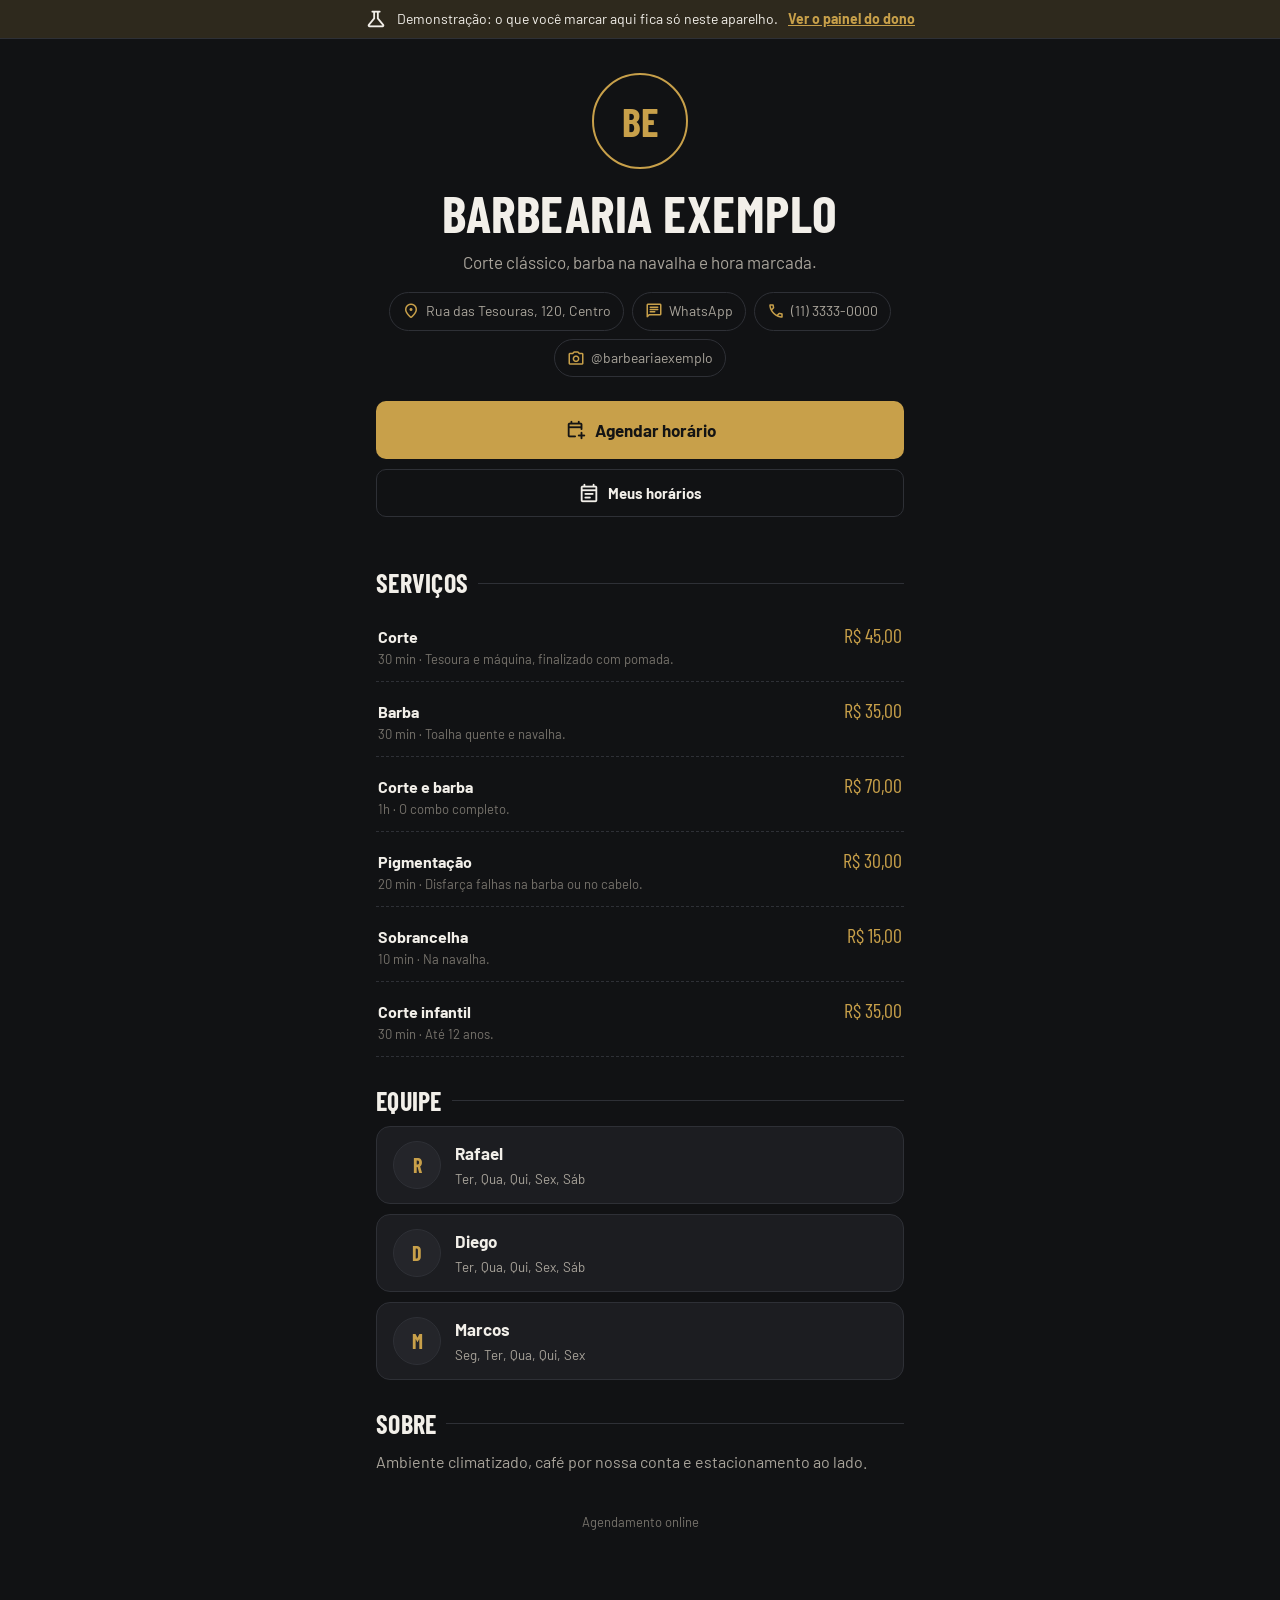
<file: index.html>
<!DOCTYPE html>
<html lang="pt-BR">
<head>
  <meta charset="UTF-8">
  <meta name="viewport" content="width=device-width, initial-scale=1, viewport-fit=cover">
  <meta name="theme-color" content="#111214">
  <meta name="description" content="Agende seu horário na barbearia em poucos toques.">
  <title>Agendar horário</title>
  <link rel="icon" href="img/icone.svg" type="image/svg+xml">
  <link rel="manifest" href="manifest.webmanifest">
  <link rel="preconnect" href="https://fonts.googleapis.com">
  <link rel="preconnect" href="https://fonts.gstatic.com" crossorigin>
  <link rel="stylesheet" href="https://fonts.googleapis.com/css2?family=Barlow+Condensed:wght@600;700&family=Barlow:wght@400;500;600;700&display=swap">
  <link rel="stylesheet" href="https://fonts.googleapis.com/css2?family=Material+Symbols+Rounded:opsz,wght,FILL,GRAD@24,400..500,0..1,0&display=block">
  <link rel="stylesheet" href="css/app.css">
</head>
<body>
  <div id="faixa"></div>
  <main class="cli" id="app">
    <div class="vazio" style="padding-top:30vh"><span class="giro" style="display:inline-block;width:28px;height:28px"></span></div>
  </main>
  <script>window.AGENDA_PAGINA = 'cliente';</script>
  <script src="js/config.js"></script>
  <script src="js/nucleo.js"></script>
  <script src="js/api.js"></script>
  <script src="js/comum.js"></script>
  <script src="js/cliente.js"></script>
</body>
</html>
</file>
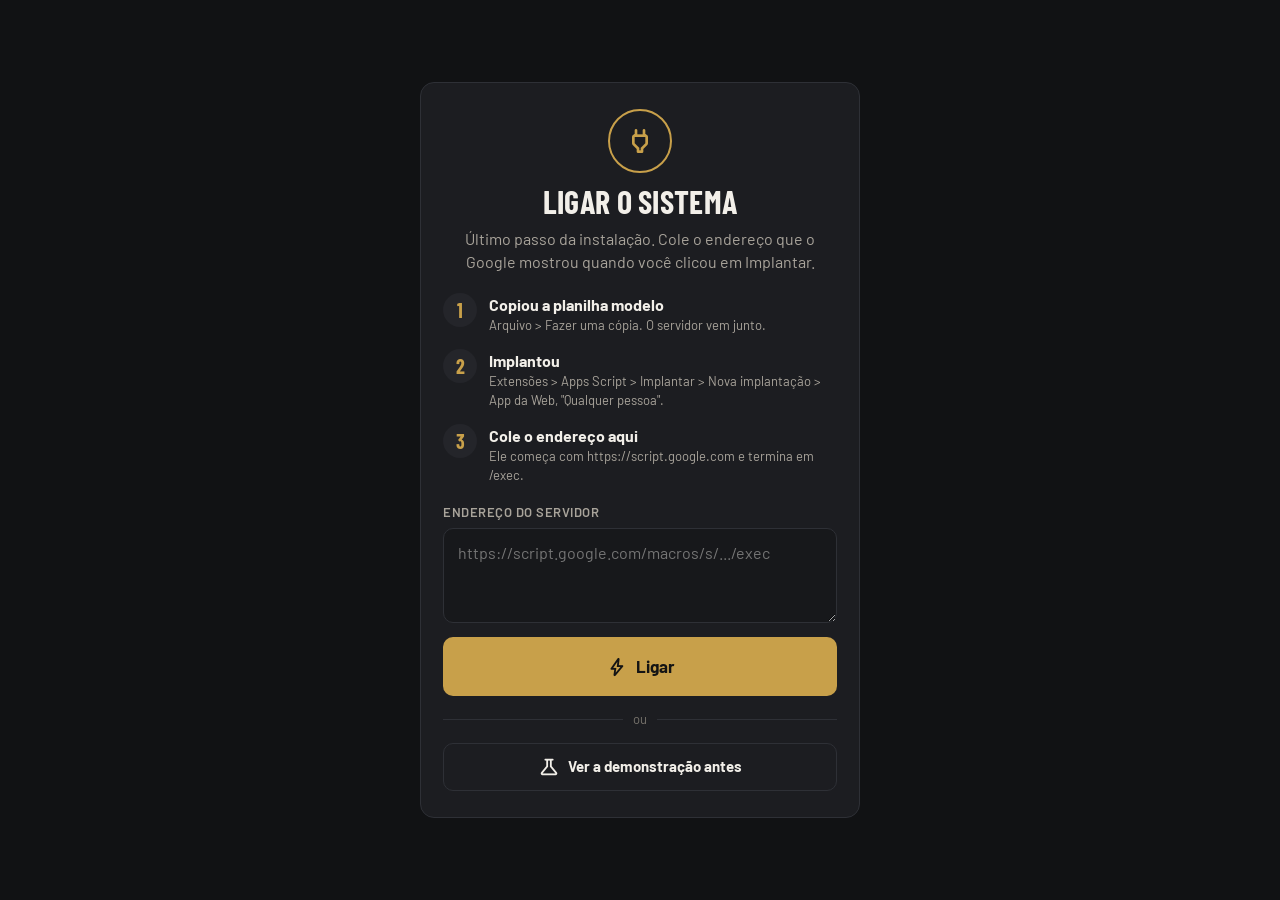
<file: ligar.html>
<!DOCTYPE html>
<html lang="pt-BR">
<head>
  <meta charset="UTF-8">
  <meta name="viewport" content="width=device-width, initial-scale=1, viewport-fit=cover">
  <meta name="theme-color" content="#111214">
  <meta name="robots" content="noindex">
  <title>Ligar o sistema | Agenda Barbearia</title>
  <link rel="icon" href="img/icone.svg" type="image/svg+xml">
  <link rel="preconnect" href="https://fonts.googleapis.com">
  <link rel="preconnect" href="https://fonts.gstatic.com" crossorigin>
  <link rel="stylesheet" href="https://fonts.googleapis.com/css2?family=Barlow+Condensed:wght@600;700&family=Barlow:wght@400;500;600;700&display=swap">
  <link rel="stylesheet" href="https://fonts.googleapis.com/css2?family=Material+Symbols+Rounded:opsz,wght,FILL,GRAD@24,400..500,0..1,0&display=block">
  <link rel="stylesheet" href="css/app.css">
</head>
<body>
  <main class="centro">
    <div class="caixa" id="caixa">
      <div class="cartao">
        <div class="topo"><div class="monograma"><span class="ic">power</span></div><h1>Ligar o sistema</h1>
          <p class="texto-suave" style="margin-top:8px">Último passo da instalação. Cole o endereço que o Google mostrou quando você clicou em Implantar.</p></div>
        <ol class="passo-lista">
          <li><div><b>Copiou a planilha modelo</b><div class="texto-suave pequeno">Arquivo &gt; Fazer uma cópia. O servidor vem junto.</div></div></li>
          <li><div><b>Implantou</b><div class="texto-suave pequeno">Extensões &gt; Apps Script &gt; Implantar &gt; Nova implantação &gt; App da Web, "Qualquer pessoa".</div></div></li>
          <li><div><b>Cole o endereço aqui</b><div class="texto-suave pequeno">Ele começa com https://script.google.com e termina em /exec.</div></div></li>
        </ol>
        <form id="form-ligar">
          <div class="campo"><label for="url">Endereço do servidor</label>
            <textarea id="url" rows="3" placeholder="https://script.google.com/macros/s/.../exec" spellcheck="false" autocomplete="off"></textarea></div>
          <button class="btn btn-destaque btn-grande" type="submit" id="btn-ligar"><span class="ic">bolt</span>Ligar</button>
        </form>
        <div class="separador">ou</div>
        <a class="btn btn-fantasma" style="width:100%" href="painel.html?demo=1"><span class="ic">science</span>Ver a demonstração antes</a>
      </div>
    </div>
  </main>
  <script>window.AGENDA_PAGINA = 'ligar';</script>
  <script src="js/config.js"></script>
  <script src="js/nucleo.js"></script>
  <script src="js/api.js"></script>
  <script src="js/comum.js"></script>
  <script src="js/ligar.js"></script>
</body>
</html>
</file>
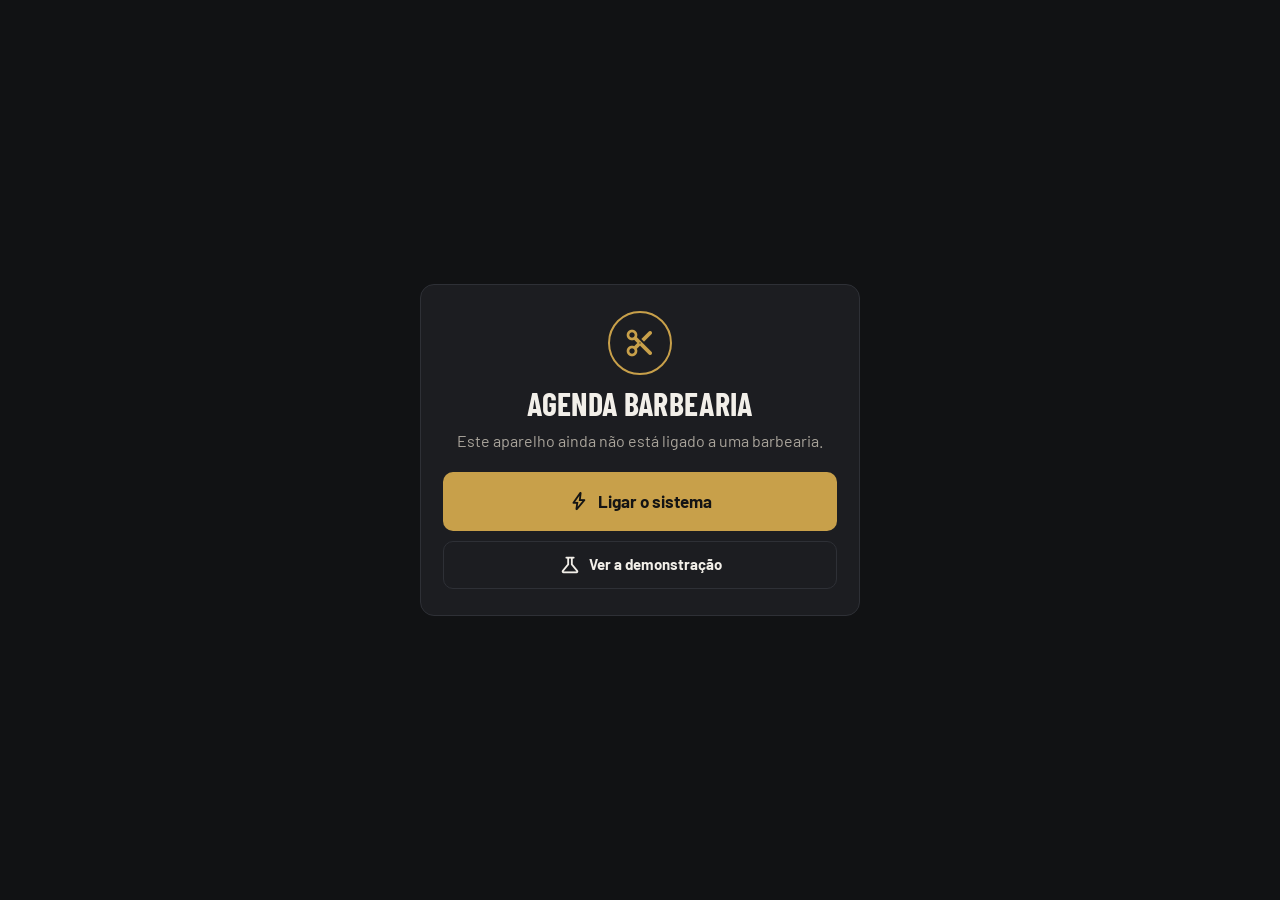
<file: painel.html>
<!DOCTYPE html>
<html lang="pt-BR">
<head>
  <meta charset="UTF-8">
  <meta name="viewport" content="width=device-width, initial-scale=1, viewport-fit=cover">
  <meta name="theme-color" content="#111214">
  <meta name="robots" content="noindex">
  <title>Painel | Agenda Barbearia</title>
  <link rel="icon" href="img/icone.svg" type="image/svg+xml">
  <link rel="manifest" href="manifest-painel.webmanifest">
  <link rel="preconnect" href="https://fonts.googleapis.com">
  <link rel="preconnect" href="https://fonts.gstatic.com" crossorigin>
  <link rel="stylesheet" href="https://fonts.googleapis.com/css2?family=Barlow+Condensed:wght@600;700&family=Barlow:wght@400;500;600;700&display=swap">
  <link rel="stylesheet" href="https://fonts.googleapis.com/css2?family=Material+Symbols+Rounded:opsz,wght,FILL,GRAD@24,400..500,0..1,0&display=block">
  <link rel="stylesheet" href="css/app.css">
</head>
<body>
  <div id="faixa"></div>
  <div id="raiz"><div class="centro"><span class="giro" style="width:28px;height:28px"></span></div></div>
  <script>window.AGENDA_PAGINA = 'painel';</script>
  <script src="js/config.js"></script>
  <script src="js/nucleo.js"></script>
  <script src="js/api.js"></script>
  <script src="js/comum.js"></script>
  <script src="js/painel.js"></script>
</body>
</html>
</file>
<file: css/app.css>
/* Agenda Barbearia: visual único das telas. As cores de destaque vêm da personalização (--destaque). */
:root {
  --destaque: #C8A04A;
  --sobre-destaque: #141414;
  --fundo: #111214;
  --fundo-2: #17181b;
  --cartao: #1c1d21;
  --cartao-2: #24252a;
  --linha: #2e3036;
  --texto: #f2efe9;
  --suave: #a9a49b;
  --fraco: #77736c;
  --ok: #4fae7a;
  --alerta: #d9a13b;
  --perigo: #d9604c;
  --raio: 14px;
  --raio-p: 10px;
  --sombra: 0 10px 30px rgba(0, 0, 0, .35);
  --titulo: 'Barlow Condensed', 'Arial Narrow', sans-serif;
  --corpo: 'Barlow', system-ui, 'Segoe UI', sans-serif;
  color-scheme: dark;
}
[data-tema="claro"] {
  --fundo: #f6f3ee;
  --fundo-2: #efeae2;
  --cartao: #ffffff;
  --cartao-2: #f3efe8;
  --linha: #e2dcd2;
  --texto: #1c1b19;
  --suave: #5f5a52;
  --fraco: #8d877d;
  --sombra: 0 10px 30px rgba(60, 45, 20, .10);
  color-scheme: light;
}
* { box-sizing: border-box; margin: 0; padding: 0; }
html { -webkit-text-size-adjust: 100%; }
body { font-family: var(--corpo); background: var(--fundo); color: var(--texto); font-size: 16px; line-height: 1.45; min-height: 100vh; }
body.sem-rolagem { overflow: hidden; }
img { max-width: 100%; display: block; }
a { color: inherit; }
button, input, select, textarea { font: inherit; color: inherit; }
h1, h2, h3, .titulo { font-family: var(--titulo); font-weight: 700; letter-spacing: .01em; line-height: 1.05; }
h1 { font-size: clamp(34px, 8vw, 52px); text-transform: uppercase; }
h2 { font-size: 26px; text-transform: uppercase; }
h3 { font-size: 20px; }
.texto-suave { color: var(--suave); }
.pequeno { font-size: 13px; }
.escondido { display: none !important; }
:focus-visible { outline: 2px solid var(--destaque); outline-offset: 2px; }

.ic { font-family: 'Material Symbols Rounded'; font-weight: normal; font-style: normal; font-size: 22px; line-height: 1;
  letter-spacing: normal; text-transform: none; display: inline-block; white-space: nowrap; direction: ltr;
  -webkit-font-feature-settings: 'liga'; font-feature-settings: 'liga'; -webkit-font-smoothing: antialiased;
  font-variation-settings: 'FILL' 0, 'wght' 400, 'GRAD' 0, 'opsz' 24; vertical-align: middle; flex: none; }
.ic-cheio { font-variation-settings: 'FILL' 1, 'wght' 500, 'GRAD' 0, 'opsz' 24; }

/* Botões */
.btn { display: inline-flex; align-items: center; justify-content: center; gap: 8px; border: 1px solid transparent; cursor: pointer;
  padding: 12px 18px; border-radius: var(--raio-p); font-weight: 700; font-size: 15px; text-decoration: none; background: var(--cartao-2);
  color: var(--texto); transition: transform .12s ease, background .15s ease, opacity .15s; min-height: 46px; }
.btn:active { transform: scale(.98); }
.btn:disabled { opacity: .55; cursor: default; transform: none; }
.btn-destaque { background: var(--destaque); color: var(--sobre-destaque); }
.btn-destaque:hover:not(:disabled) { filter: brightness(1.06); }
.btn-fantasma { background: transparent; border-color: var(--linha); }
.btn-fantasma:hover { background: var(--cartao-2); }
.btn-perigo { background: var(--perigo); color: #fff; }
.btn-whats { background: #25D366; color: #0b2414; }
.btn-grande { width: 100%; padding: 16px; font-size: 17px; min-height: 56px; }
.btn-p { padding: 8px 12px; min-height: 36px; font-size: 14px; }
.btn-icone { background: transparent; border: 0; cursor: pointer; width: 40px; height: 40px; border-radius: 50%; display: inline-flex;
  align-items: center; justify-content: center; color: var(--suave); }
.btn-icone:hover { background: var(--cartao-2); color: var(--texto); }
.giro { width: 16px; height: 16px; border: 2px solid currentColor; border-right-color: transparent; border-radius: 50%; animation: girar .7s linear infinite; }
@keyframes girar { to { transform: rotate(360deg); } }

/* Campos */
.campo { display: flex; flex-direction: column; gap: 6px; margin-bottom: 14px; }
.campo label, .rotulo { font-size: 13px; font-weight: 600; color: var(--suave); text-transform: uppercase; letter-spacing: .04em; }
.campo input, .campo select, .campo textarea, .entrada { width: 100%; background: var(--fundo-2); border: 1px solid var(--linha); border-radius: var(--raio-p);
  padding: 12px 14px; font-size: 16px; min-height: 48px; }
.campo textarea { min-height: 84px; resize: vertical; }
.campo input:focus, .campo select:focus, .campo textarea:focus, .entrada:focus { border-color: var(--destaque); outline: none; }
.campo .ajuda { font-size: 13px; color: var(--fraco); text-transform: none; letter-spacing: 0; font-weight: 400; }
.duas { display: grid; grid-template-columns: 1fr 1fr; gap: 12px; }
.tres { display: grid; grid-template-columns: repeat(3, 1fr); gap: 12px; }
@media (max-width: 520px) { .duas, .tres { grid-template-columns: 1fr; } }
.chave { display: flex; align-items: center; justify-content: space-between; gap: 16px; padding: 12px 0; border-bottom: 1px solid var(--linha); cursor: pointer; }
.chave:last-child { border-bottom: 0; }
.chave input { appearance: none; width: 46px; height: 26px; border-radius: 20px; background: var(--linha); position: relative; cursor: pointer; flex: none; transition: background .15s; }
.chave input::after { content: ''; position: absolute; width: 20px; height: 20px; border-radius: 50%; background: #fff; top: 3px; left: 3px; transition: left .15s; }
.chave input:checked { background: var(--destaque); }
.chave input:checked::after { left: 23px; }
.marcar { display: flex; align-items: center; gap: 10px; padding: 8px 0; cursor: pointer; }
.campo label.marcar, .campo label.chave, .turnos-editor label.marcar { text-transform: none; letter-spacing: 0; font-size: 15px; font-weight: 500; color: var(--texto); }
.marcar input { width: 20px; height: 20px; accent-color: var(--destaque); }

/* Cartões e listas */
.cartao { background: var(--cartao); border: 1px solid var(--linha); border-radius: var(--raio); padding: 18px; }
.pilula { display: inline-flex; align-items: center; gap: 4px; padding: 3px 10px; border-radius: 99px; font-size: 12px; font-weight: 700; text-transform: uppercase; letter-spacing: .04em; background: var(--cartao-2); color: var(--suave); }
.pilula.confirmado { background: color-mix(in srgb, var(--destaque) 18%, transparent); color: var(--destaque); }
.pilula.concluido { background: color-mix(in srgb, var(--ok) 18%, transparent); color: var(--ok); }
.pilula.cancelado { background: color-mix(in srgb, var(--perigo) 16%, transparent); color: var(--perigo); }
.pilula.faltou { background: color-mix(in srgb, var(--alerta) 18%, transparent); color: var(--alerta); }
.avatar { width: 48px; height: 48px; border-radius: 50%; object-fit: cover; flex: none; }
.avatar-letra { display: inline-flex; align-items: center; justify-content: center; background: var(--cartao-2); color: var(--destaque);
  font-family: var(--titulo); font-weight: 700; font-size: 20px; border: 1px solid var(--linha); }
.avatar.grande { width: 72px; height: 72px; font-size: 28px; }
.vazio { text-align: center; color: var(--suave); padding: 36px 16px; }
.vazio .ic { font-size: 40px; color: var(--fraco); display: block; margin: 0 auto 8px; }

/* Aviso rápido */
.aviso { position: fixed; left: 50%; bottom: 24px; transform: translate(-50%, 30px); opacity: 0; pointer-events: none; background: var(--texto); color: var(--fundo);
  padding: 12px 18px; border-radius: 12px; font-weight: 600; z-index: 200; transition: all .2s ease; max-width: calc(100% - 32px); box-shadow: var(--sombra); }
.aviso.mostrar { opacity: 1; transform: translate(-50%, 0); }
.aviso.erro { background: var(--perigo); color: #fff; }

/* Janelas */
.janela-fundo { position: fixed; inset: 0; background: rgba(0, 0, 0, .6); z-index: 100; display: flex; align-items: flex-end; justify-content: center; animation: aparecer .15s ease; }
@media (min-width: 640px) { .janela-fundo { align-items: center; padding: 24px; } }
.janela { background: var(--cartao); width: 100%; max-width: 560px; max-height: 92vh; display: flex; flex-direction: column; border-radius: 18px 18px 0 0; border: 1px solid var(--linha); box-shadow: var(--sombra); }
@media (min-width: 640px) { .janela { border-radius: 18px; } }
.janela-topo { display: flex; align-items: center; justify-content: space-between; padding: 16px 18px 8px; }
.janela-topo h3 { font-size: 22px; text-transform: uppercase; }
.janela-corpo { padding: 8px 18px 18px; overflow-y: auto; }
.janela-rodape { display: flex; gap: 10px; justify-content: flex-end; padding: 14px 18px; border-top: 1px solid var(--linha); }
.janela-rodape .btn { flex: 1; }
@keyframes aparecer { from { opacity: 0; } }

/* Faixa de demonstração */
.faixa-demo { background: color-mix(in srgb, var(--destaque) 16%, var(--fundo)); color: var(--texto); font-size: 14px; padding: 8px 16px; display: flex;
  gap: 10px; align-items: center; justify-content: center; flex-wrap: wrap; text-align: center; border-bottom: 1px solid var(--linha); }
.faixa-demo a { color: var(--destaque); font-weight: 700; }

/* ===================== PÁGINA DO CLIENTE ===================== */
.cli { max-width: 560px; margin: 0 auto; padding: 0 16px 120px; }
.capa { padding: 34px 0 22px; text-align: center; }
.capa .logo { width: 112px; height: 112px; margin: 0 auto 16px; border-radius: 24px; object-fit: contain; }
.capa .monograma { width: 96px; height: 96px; margin: 0 auto 16px; border-radius: 50%; border: 2px solid var(--destaque); display: flex; align-items: center;
  justify-content: center; font-family: var(--titulo); font-size: 40px; color: var(--destaque); font-weight: 700; }
.capa .slogan { color: var(--suave); margin-top: 10px; font-size: 17px; }
.contatos { display: flex; flex-wrap: wrap; gap: 8px; justify-content: center; margin-top: 18px; }
.contatos a { display: inline-flex; align-items: center; gap: 6px; padding: 8px 12px; border-radius: 99px; border: 1px solid var(--linha); text-decoration: none; font-size: 14px; color: var(--suave); }
.contatos a:hover { color: var(--texto); border-color: var(--suave); }
.contatos .ic { font-size: 18px; color: var(--destaque); }
.acoes-capa { display: grid; gap: 10px; margin-top: 24px; }
.secao { margin-top: 30px; }
.secao > h2 { margin-bottom: 12px; display: flex; align-items: center; gap: 10px; }
.secao > h2::after { content: ''; flex: 1; height: 1px; background: var(--linha); }
.cardapio { display: grid; gap: 2px; }
.item-menu { display: flex; justify-content: space-between; align-items: baseline; gap: 12px; padding: 12px 2px; border-bottom: 1px dashed var(--linha); }
.item-menu b { font-weight: 700; }
.item-menu .preco { font-family: var(--titulo); font-size: 20px; color: var(--destaque); white-space: nowrap; }
.item-menu small { display: block; color: var(--fraco); font-size: 13px; margin-top: 2px; }
.sobre { color: var(--suave); }

.passos-topo { position: sticky; top: 0; z-index: 10; background: var(--fundo); padding: 12px 0 10px; display: flex; align-items: center; gap: 8px; }
.passos-topo h2 { font-size: 22px; flex: 1; }
.trilha { display: flex; gap: 6px; margin: 0 0 18px; }
.trilha i { flex: 1; height: 4px; border-radius: 4px; background: var(--linha); }
.trilha i.feito { background: var(--destaque); }
.escolhas { display: grid; gap: 10px; }
.escolha { display: flex; align-items: center; gap: 14px; padding: 14px 16px; background: var(--cartao); border: 1px solid var(--linha); border-radius: var(--raio);
  cursor: pointer; text-align: left; width: 100%; transition: border-color .15s, background .15s; }
.escolha:hover { border-color: var(--suave); }
.escolha.marcada { border-color: var(--destaque); background: color-mix(in srgb, var(--destaque) 9%, var(--cartao)); }
.escolha .meio { flex: 1; min-width: 0; }
.escolha .meio b { display: block; font-size: 17px; }
.escolha .meio small { color: var(--suave); }
.escolha .preco { font-family: var(--titulo); font-size: 20px; color: var(--destaque); }
.escolha .marca { width: 26px; height: 26px; border-radius: 50%; border: 2px solid var(--linha); display: flex; align-items: center; justify-content: center; flex: none; }
.escolha.marcada .marca { background: var(--destaque); border-color: var(--destaque); color: var(--sobre-destaque); }
.escolha .marca .ic { font-size: 18px; opacity: 0; }
.escolha.marcada .marca .ic { opacity: 1; }
.escolha.desligada { opacity: .45; cursor: default; }
.barra-total { position: fixed; left: 0; right: 0; bottom: 0; z-index: 20; background: var(--cartao); border-top: 1px solid var(--linha); padding: 12px 16px calc(12px + env(safe-area-inset-bottom)); }
.barra-total .dentro { max-width: 560px; margin: 0 auto; display: flex; gap: 14px; align-items: center; }
.barra-total .soma { flex: 1; }
.barra-total .soma b { font-family: var(--titulo); font-size: 24px; display: block; }
.barra-total .soma small { color: var(--suave); }
.dias { display: flex; gap: 8px; overflow-x: auto; padding: 2px 2px 10px; scroll-snap-type: x mandatory; scrollbar-width: none; }
.dias::-webkit-scrollbar { display: none; }
.dia { flex: none; width: 64px; padding: 10px 0; border-radius: 12px; border: 1px solid var(--linha); background: var(--cartao); cursor: pointer; text-align: center; scroll-snap-align: start; }
.dia small { display: block; font-size: 12px; color: var(--suave); text-transform: uppercase; }
.dia b { font-family: var(--titulo); font-size: 26px; display: block; line-height: 1.1; }
.dia.marcado { background: var(--destaque); color: var(--sobre-destaque); border-color: var(--destaque); }
.dia.marcado small { color: inherit; }
.dia:disabled { opacity: .35; cursor: default; }
.horas { display: grid; grid-template-columns: repeat(4, 1fr); gap: 8px; margin-top: 8px; }
@media (max-width: 380px) { .horas { grid-template-columns: repeat(3, 1fr); } }
.hora { padding: 12px 0; border-radius: 10px; border: 1px solid var(--linha); background: var(--cartao); cursor: pointer; font-weight: 700; font-size: 16px; }
.hora:hover { border-color: var(--suave); }
.hora.marcada { background: var(--destaque); color: var(--sobre-destaque); border-color: var(--destaque); }
.turno-titulo { margin: 16px 0 4px; font-size: 13px; text-transform: uppercase; color: var(--suave); letter-spacing: .05em; font-weight: 700; }
.resumo { display: grid; gap: 10px; }
.resumo .linha { display: flex; gap: 12px; align-items: flex-start; }
.resumo .linha .ic { color: var(--destaque); }
.resumo .total { border-top: 1px solid var(--linha); padding-top: 12px; margin-top: 4px; display: flex; justify-content: space-between; align-items: baseline; }
.resumo .total b { font-family: var(--titulo); font-size: 28px; color: var(--destaque); }
.sucesso { text-align: center; padding: 30px 0 10px; }
.sucesso .selo { width: 84px; height: 84px; border-radius: 50%; background: color-mix(in srgb, var(--ok) 20%, transparent); color: var(--ok); display: flex; align-items: center; justify-content: center; margin: 0 auto 16px; }
.sucesso .selo .ic { font-size: 48px; }
.codigo { font-family: var(--titulo); font-size: 34px; letter-spacing: .18em; color: var(--destaque); margin: 6px 0 2px; }
.reserva { display: grid; gap: 6px; }
.reserva .acoes { display: flex; gap: 8px; flex-wrap: wrap; margin-top: 8px; }
.rodape-cli { text-align: center; color: var(--fraco); font-size: 13px; margin-top: 40px; }
.rodape-cli a { color: var(--suave); }

/* ===================== PAINEL ===================== */
.painel { display: grid; grid-template-columns: 240px 1fr; min-height: 100vh; }
.lateral { background: var(--fundo-2); border-right: 1px solid var(--linha); padding: 18px 12px; position: sticky; top: 0; height: 100vh; display: flex; flex-direction: column; gap: 4px; overflow-y: auto; }
.marca-painel { display: flex; align-items: center; gap: 10px; padding: 4px 8px 18px; }
.marca-painel img, .marca-painel .avatar { width: 40px; height: 40px; border-radius: 10px; object-fit: contain; }
.marca-painel b { font-family: var(--titulo); font-size: 19px; text-transform: uppercase; line-height: 1.05; }
.menu-item { display: flex; align-items: center; gap: 12px; padding: 11px 12px; border-radius: 10px; color: var(--suave); text-decoration: none; font-weight: 600; cursor: pointer; border: 0; background: none; width: 100%; text-align: left; }
.menu-item:hover { background: var(--cartao); color: var(--texto); }
.menu-item.ativo { background: var(--cartao); color: var(--texto); }
.menu-item.ativo .ic { color: var(--destaque); }
.lateral .fim { margin-top: auto; padding-top: 12px; border-top: 1px solid var(--linha); }
.conteudo { padding: 26px 28px 80px; max-width: 1100px; width: 100%; }
.cabecalho { display: flex; align-items: center; justify-content: space-between; gap: 12px; flex-wrap: wrap; margin-bottom: 20px; }
.cabecalho h1 { font-size: 34px; }
.cabecalho .acoes { display: flex; gap: 8px; flex-wrap: wrap; }
.topo-movel { display: none; }
@media (max-width: 860px) {
  .painel { grid-template-columns: 1fr; }
  .lateral { position: fixed; inset: 0 auto 0 0; width: 270px; z-index: 60; transform: translateX(-100%); transition: transform .2s ease; box-shadow: var(--sombra); }
  .lateral.aberta { transform: none; }
  .topo-movel { display: flex; align-items: center; gap: 8px; padding: 10px 12px; border-bottom: 1px solid var(--linha); position: sticky; top: 0; background: var(--fundo); z-index: 30; }
  .topo-movel b { font-family: var(--titulo); font-size: 20px; text-transform: uppercase; flex: 1; }
  .conteudo { padding: 18px 14px 90px; }
  .cabecalho h1 { font-size: 28px; }
}
.cortina { position: fixed; inset: 0; background: rgba(0, 0, 0, .5); z-index: 55; }
.grade-kpi { display: grid; grid-template-columns: repeat(auto-fill, minmax(190px, 1fr)); gap: 12px; margin-bottom: 18px; }
.kpi { background: var(--cartao); border: 1px solid var(--linha); border-radius: var(--raio); padding: 16px; }
.kpi small { color: var(--suave); font-size: 13px; text-transform: uppercase; letter-spacing: .04em; font-weight: 600; display: flex; align-items: center; gap: 6px; }
.kpi small .ic { font-size: 18px; color: var(--destaque); }
.kpi b { font-family: var(--titulo); font-size: 32px; display: block; margin-top: 6px; line-height: 1; }
.kpi span { color: var(--fraco); font-size: 13px; }
.duas-colunas { display: grid; grid-template-columns: 1.4fr 1fr; gap: 14px; }
@media (max-width: 980px) { .duas-colunas { grid-template-columns: 1fr; } }
.cartao h3 { margin-bottom: 12px; text-transform: uppercase; font-size: 18px; letter-spacing: .03em; }
.grafico { display: flex; align-items: flex-end; gap: 3px; height: 160px; padding-top: 10px; }
.grafico .barra { flex: 1; background: color-mix(in srgb, var(--destaque) 75%, transparent); border-radius: 4px 4px 0 0; min-height: 2px; position: relative; }
.grafico .barra.hoje { background: var(--destaque); }
.grafico .barra:hover::after { content: attr(data-v); position: absolute; bottom: 100%; left: 50%; transform: translateX(-50%); font-size: 12px; background: var(--texto); color: var(--fundo); padding: 2px 6px; border-radius: 6px; white-space: nowrap; margin-bottom: 4px; }
.eixo { display: flex; justify-content: space-between; color: var(--fraco); font-size: 12px; margin-top: 6px; }
.tabela { width: 100%; border-collapse: collapse; }
.tabela th { text-align: left; font-size: 12px; color: var(--suave); text-transform: uppercase; letter-spacing: .04em; padding: 8px 6px; border-bottom: 1px solid var(--linha); }
.tabela td { padding: 10px 6px; border-bottom: 1px solid var(--linha); vertical-align: middle; }
.tabela tr:last-child td { border-bottom: 0; }
.num { text-align: right; white-space: nowrap; }
.filtros { display: flex; gap: 8px; flex-wrap: wrap; align-items: center; margin-bottom: 14px; }
.filtros .entrada { width: auto; min-height: 42px; padding: 8px 12px; }
.navdata { display: flex; align-items: center; gap: 4px; background: var(--cartao); border: 1px solid var(--linha); border-radius: 12px; padding: 4px; }
.navdata b { padding: 0 10px; min-width: 190px; text-align: center; font-weight: 700; }
.lista-ag { display: grid; gap: 10px; }
.ag { display: grid; grid-template-columns: 74px 1fr auto; gap: 14px; align-items: center; background: var(--cartao); border: 1px solid var(--linha); border-radius: var(--raio); padding: 14px; }
.ag.cancelado, .ag.faltou { opacity: .62; }
.ag .hora-ag { font-family: var(--titulo); font-size: 26px; line-height: 1; }
.ag .hora-ag small { display: block; font-family: var(--corpo); font-size: 12px; color: var(--fraco); margin-top: 4px; }
.ag .info b { font-size: 17px; }
.ag .info .texto-suave { font-size: 14px; }
.ag .botoes { display: flex; gap: 4px; flex-wrap: wrap; justify-content: flex-end; }
@media (max-width: 640px) {
  .ag { grid-template-columns: 62px 1fr; }
  .ag .botoes { grid-column: 1 / -1; justify-content: flex-start; border-top: 1px solid var(--linha); padding-top: 8px; }
}
.grade-cartoes { display: grid; grid-template-columns: repeat(auto-fill, minmax(260px, 1fr)); gap: 12px; }
.pessoa { display: flex; gap: 14px; align-items: center; }
.pessoa .meio { flex: 1; min-width: 0; }
.pessoa .meio b { display: block; font-size: 17px; }
.linha-lista { display: flex; align-items: center; gap: 12px; padding: 12px 0; border-bottom: 1px solid var(--linha); }
.linha-lista:last-child { border-bottom: 0; }
.linha-lista .meio { flex: 1; min-width: 0; }
.turnos-editor .dia-linha { display: grid; grid-template-columns: 110px 1fr; gap: 10px; align-items: start; padding: 10px 0; border-bottom: 1px solid var(--linha); }
.turnos-editor .intervalos { display: grid; gap: 6px; }
.turnos-editor .intervalo { display: flex; gap: 6px; align-items: center; }
.turnos-editor input[type=time] { background: var(--fundo-2); border: 1px solid var(--linha); border-radius: 8px; padding: 6px 8px; min-height: 38px; }
.cores { display: flex; gap: 8px; flex-wrap: wrap; align-items: center; }
.cor { width: 36px; height: 36px; border-radius: 50%; border: 2px solid var(--linha); cursor: pointer; }
.cor.marcada { border-color: var(--texto); box-shadow: 0 0 0 2px var(--fundo) inset; }
.previa { border-radius: var(--raio); overflow: hidden; border: 1px solid var(--linha); }
.bloco-codigo { background: var(--fundo-2); border: 1px solid var(--linha); border-radius: 10px; padding: 12px; font-family: Consolas, 'Courier New', monospace; font-size: 13px; overflow-x: auto; white-space: pre-wrap; word-break: break-all; color: var(--suave); }
.secao-painel { margin-bottom: 16px; }
.secao-painel > p { margin-bottom: 12px; }
.linha-acao { display: flex; gap: 8px; flex-wrap: wrap; align-items: center; }
.etiqueta-api { font-family: Consolas, monospace; background: var(--fundo-2); padding: 10px 12px; border-radius: 8px; border: 1px solid var(--linha); flex: 1; min-width: 200px; word-break: break-all; }

/* ===================== ENTRAR / LIGAR ===================== */
.centro { min-height: 100vh; display: flex; align-items: center; justify-content: center; padding: 24px 16px; }
.caixa { width: 100%; max-width: 440px; }
.caixa .cartao { padding: 26px 22px; }
.caixa .topo { text-align: center; margin-bottom: 20px; }
.caixa .topo .monograma { width: 64px; height: 64px; border-radius: 50%; border: 2px solid var(--destaque); margin: 0 auto 12px; display: flex; align-items: center; justify-content: center; color: var(--destaque); }
.caixa .topo .monograma .ic { font-size: 32px; }
.caixa .topo img.logo { width: 80px; height: 80px; object-fit: contain; margin: 0 auto 12px; border-radius: 16px; }
.caixa h1 { font-size: 32px; }
.passo-lista { counter-reset: p; display: grid; gap: 14px; margin: 18px 0; }
.passo-lista li { list-style: none; display: grid; grid-template-columns: 34px 1fr; gap: 12px; }
.passo-lista li::before { counter-increment: p; content: counter(p); width: 34px; height: 34px; border-radius: 50%; background: var(--cartao-2); color: var(--destaque); display: flex; align-items: center; justify-content: center; font-family: var(--titulo); font-size: 20px; font-weight: 700; }
.opcoes-inicio { display: grid; gap: 10px; }
.separador { display: flex; align-items: center; gap: 10px; color: var(--fraco); font-size: 13px; margin: 14px 0; }
.separador::before, .separador::after { content: ''; flex: 1; height: 1px; background: var(--linha); }
</file>
